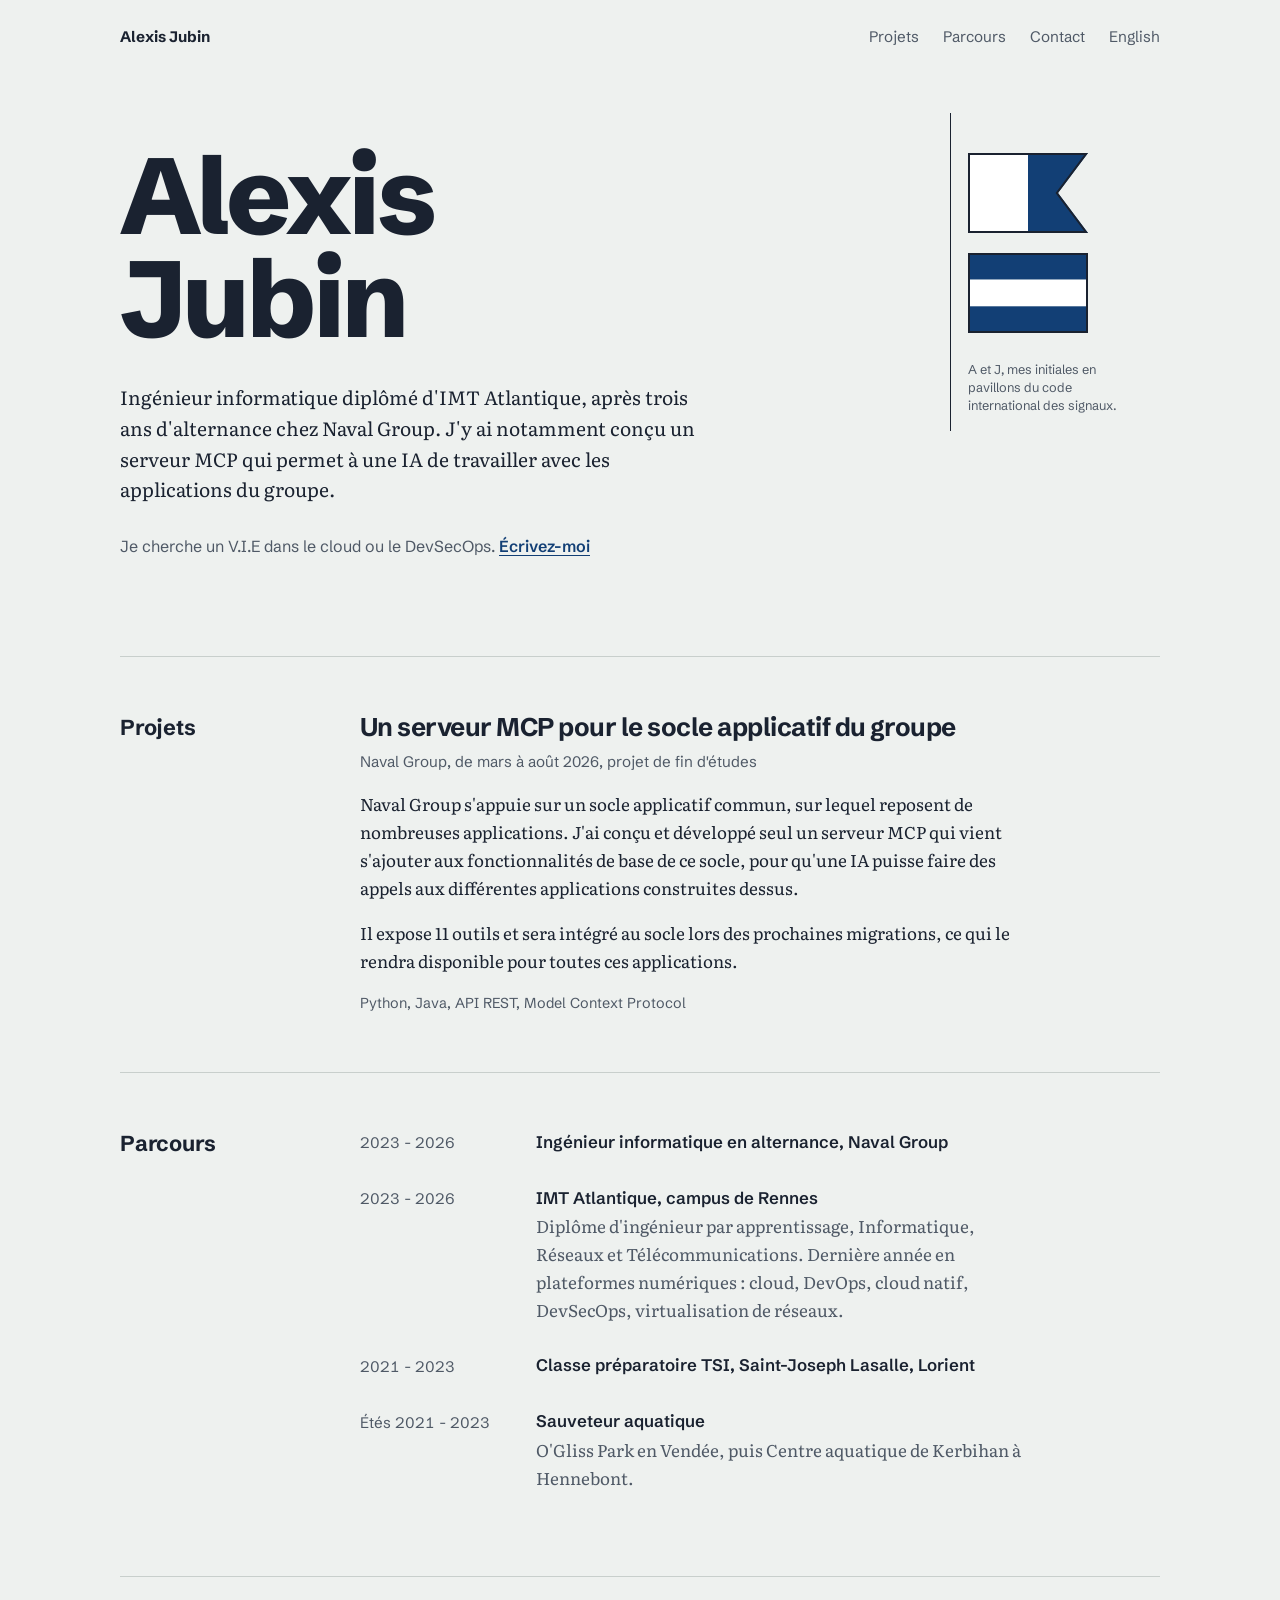
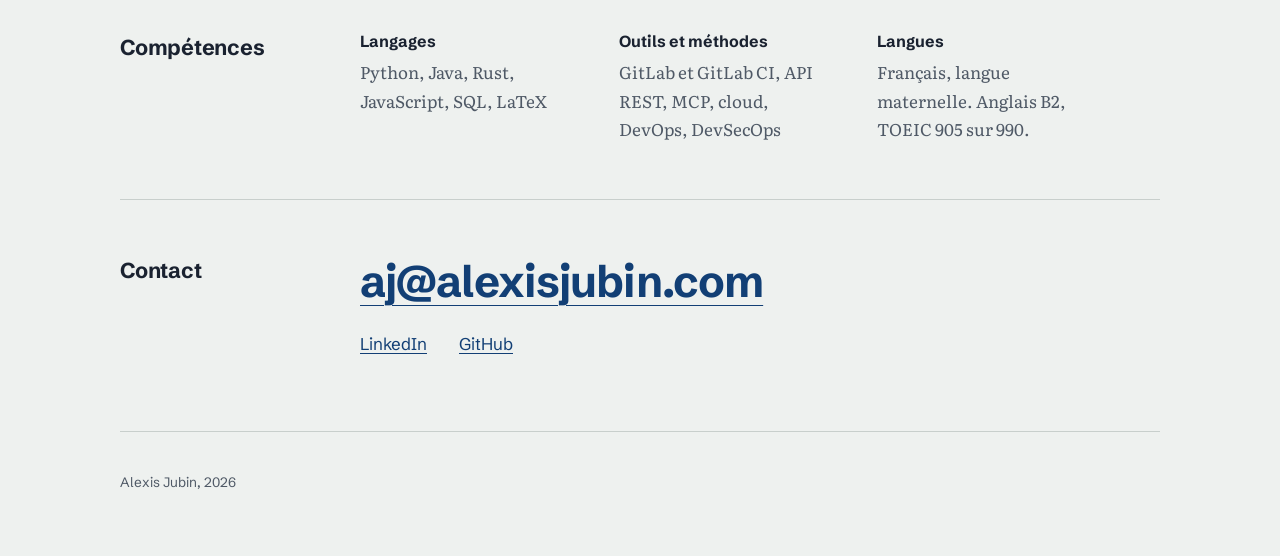
<file: index.html>
<!doctype html>
<html lang="fr">
<head>
  <meta charset="utf-8">
  <meta name="viewport" content="width=device-width, initial-scale=1">
  <title>Alexis Jubin, ingénieur informatique</title>
  <meta name="description" content="Alexis Jubin, ingénieur informatique diplômé d'IMT Atlantique. Trois ans d'alternance chez Naval Group, cloud et DevSecOps.">
  <link rel="alternate" hreflang="en" href="https://alexisjubin.com/en/">
  <link rel="alternate" hreflang="fr" href="https://alexisjubin.com/">
  <link rel="icon" href="/favicon.svg" type="image/svg+xml">
  <link rel="preload" href="/polices/schibsted-grotesk.woff2" as="font" type="font/woff2" crossorigin>
  <link rel="stylesheet" href="/style.css">
</head>
<body>
  <div class="page">

    <header class="haut">
      <a class="nom-court" href="/">Alexis Jubin</a>
      <nav aria-label="Navigation principale">
        <a class="optionnel" href="#projets">Projets</a>
        <a class="optionnel" href="#parcours">Parcours</a>
        <a href="#contact">Contact</a>
        <a href="/en/" hreflang="en" lang="en">English</a>
      </nav>
    </header>

    <main>
      <section class="ouverture">
        <div>
          <h1>Alexis<br>Jubin</h1>
          <p class="presentation">Ingénieur informatique diplômé d'IMT Atlantique, après trois ans d'alternance chez Naval Group. J'y ai notamment conçu un serveur MCP qui permet à une IA de travailler avec les applications du groupe.</p>
          <p class="statut">Je cherche un V.I.E dans le cloud ou le DevSecOps. <a href="#contact">Écrivez-moi</a></p>
        </div>
        <figure class="drisse">
          <svg viewBox="0 0 60 40" role="img" aria-label="Pavillon Alfa">
            <rect x="0" y="0" width="30" height="40" fill="#ffffff"/>
            <polygon points="30,0 60,0 45,20 60,40 30,40" fill="#123f75"/>
            <polygon points="0.5,0.5 59,0.5 44.4,20 59,39.5 0.5,39.5" fill="none" stroke="#1a2230" stroke-width="1"/>
          </svg>
          <svg viewBox="0 0 60 40" role="img" aria-label="Pavillon Juliett">
            <rect x="0" y="0" width="60" height="13.34" fill="#123f75"/>
            <rect x="0" y="13.33" width="60" height="13.34" fill="#ffffff"/>
            <rect x="0" y="26.66" width="60" height="13.34" fill="#123f75"/>
            <rect x="0.5" y="0.5" width="59" height="39" fill="none" stroke="#1a2230" stroke-width="1"/>
          </svg>
          <figcaption>A et J, mes initiales en pavillons du code international des signaux.</figcaption>
        </figure>
      </section>

      <section class="section" id="projets" aria-labelledby="titre-projets">
        <h2 id="titre-projets">Projets</h2>
        <div>
          <article class="projet">
            <h3>Un serveur MCP pour le socle applicatif du groupe</h3>
            <p class="contexte">Naval Group, de mars à août 2026, projet de fin d'études</p>
            <p>Naval Group s'appuie sur un socle applicatif commun, sur lequel reposent de nombreuses applications. J'ai conçu et développé seul un serveur MCP qui vient s'ajouter aux fonctionnalités de base de ce socle, pour qu'une IA puisse faire des appels aux différentes applications construites dessus.</p>
            <p>Il expose 11 outils et sera intégré au socle lors des prochaines migrations, ce qui le rendra disponible pour toutes ces applications.</p>
            <p class="outils">Python, Java, API REST, Model Context Protocol</p>
          </article>
        </div>
      </section>

      <section class="section" id="parcours" aria-labelledby="titre-parcours">
        <h2 id="titre-parcours">Parcours</h2>
        <dl class="etapes">
          <div class="etape">
            <dt>2023 - 2026</dt>
            <dd><strong>Ingénieur informatique en alternance, Naval Group</strong></dd>
          </div>
          <div class="etape">
            <dt>2023 - 2026</dt>
            <dd><strong>IMT Atlantique, campus de Rennes</strong><span>Diplôme d'ingénieur par apprentissage, Informatique, Réseaux et Télécommunications. Dernière année en plateformes numériques : cloud, DevOps, cloud natif, DevSecOps, virtualisation de réseaux.</span></dd>
          </div>
          <div class="etape">
            <dt>2021 - 2023</dt>
            <dd><strong>Classe préparatoire TSI, Saint-Joseph Lasalle, Lorient</strong></dd>
          </div>
          <div class="etape">
            <dt>Étés 2021 - 2023</dt>
            <dd><strong>Sauveteur aquatique</strong><span>O'Gliss Park en Vendée, puis Centre aquatique de Kerbihan à Hennebont.</span></dd>
          </div>
        </dl>
      </section>

      <section class="section" id="competences" aria-labelledby="titre-competences">
        <h2 id="titre-competences">Compétences</h2>
        <div class="competences">
          <div>
            <h3>Langages</h3>
            <p>Python, Java, Rust, JavaScript, SQL, LaTeX</p>
          </div>
          <div>
            <h3>Outils et méthodes</h3>
            <p>GitLab et GitLab CI, API REST, MCP, cloud, DevOps, DevSecOps</p>
          </div>
          <div>
            <h3>Langues</h3>
            <p>Français, langue maternelle. Anglais B2, TOEIC 905 sur 990.</p>
          </div>
        </div>
      </section>

      <section class="section contact" id="contact" aria-labelledby="titre-contact">
        <h2 id="titre-contact">Contact</h2>
        <div>
          <a class="adresse" href="mailto:aj@alexisjubin.com">aj@alexisjubin.com</a>
          <p class="autres">
            <a href="https://www.linkedin.com/in/alexis-jubin">LinkedIn</a>
            <a href="https://github.com/alexisjubin">GitHub</a>
          </p>
        </div>
      </section>
    </main>

    <footer class="bas">
      <p>Alexis Jubin, 2026</p>
    </footer>

  </div>
</body>
</html>
</file>
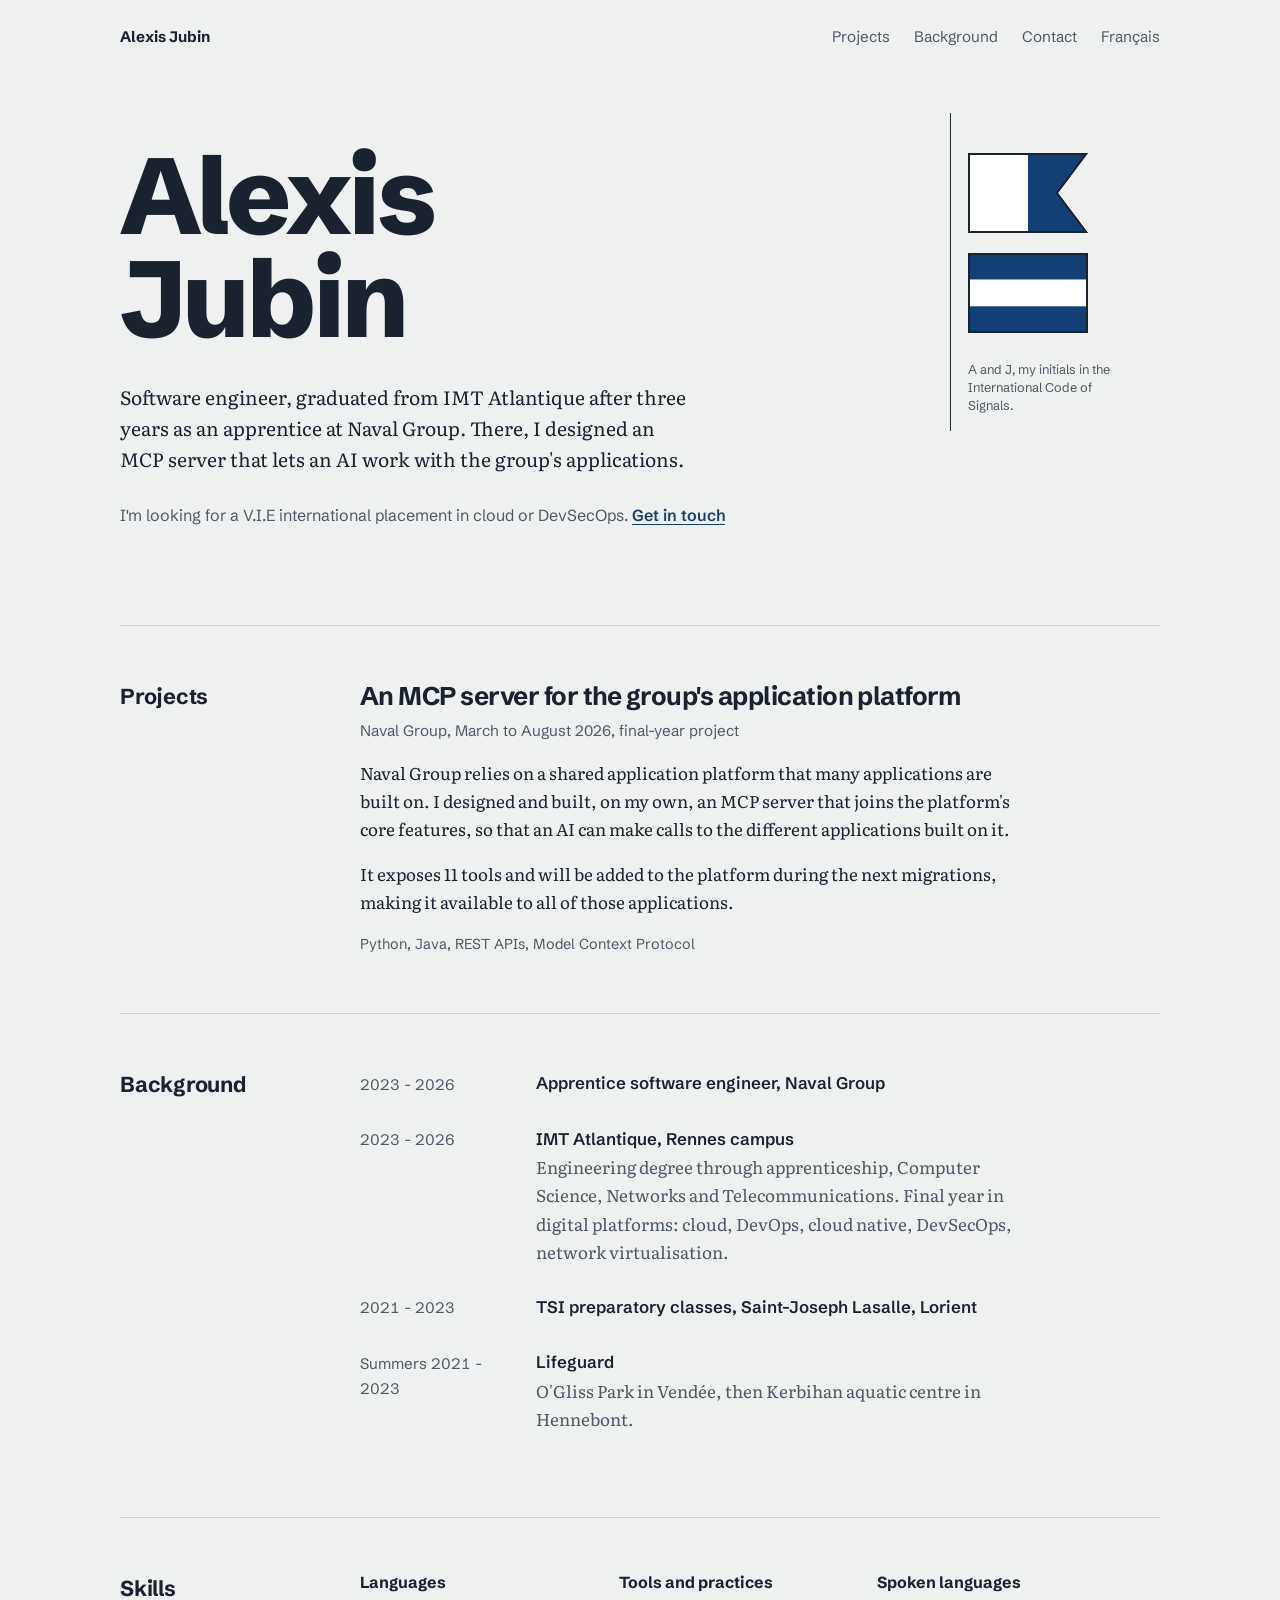
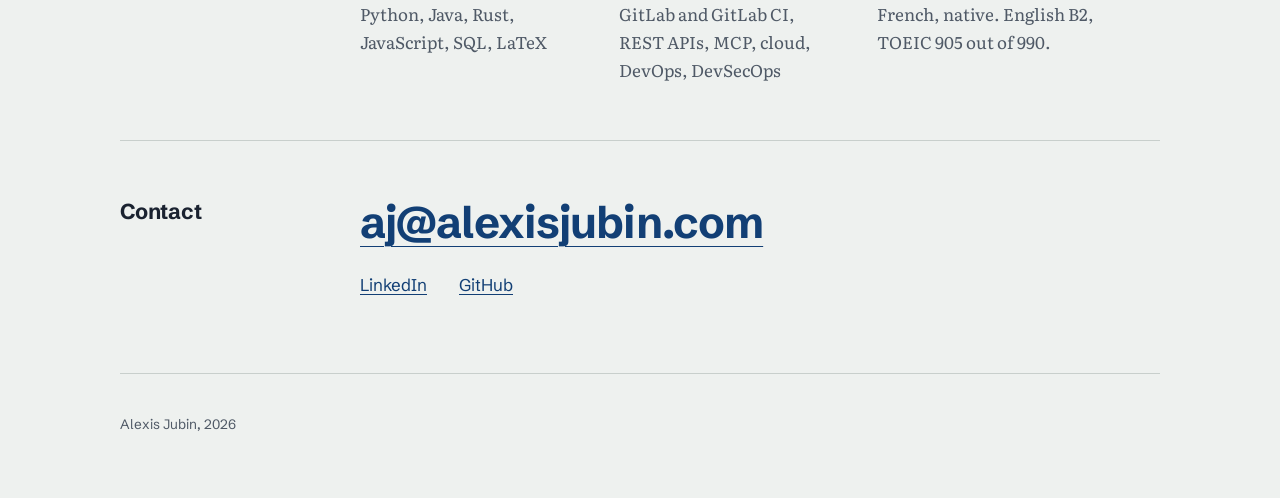
<file: en/index.html>
<!doctype html>
<html lang="en">
<head>
  <meta charset="utf-8">
  <meta name="viewport" content="width=device-width, initial-scale=1">
  <title>Alexis Jubin, software engineer</title>
  <meta name="description" content="Alexis Jubin, software engineer from IMT Atlantique. Three years as an apprentice engineer at Naval Group, cloud and DevSecOps.">
  <link rel="alternate" hreflang="fr" href="https://alexisjubin.com/">
  <link rel="alternate" hreflang="en" href="https://alexisjubin.com/en/">
  <link rel="icon" href="/favicon.svg" type="image/svg+xml">
  <link rel="preload" href="/polices/schibsted-grotesk.woff2" as="font" type="font/woff2" crossorigin>
  <link rel="stylesheet" href="/style.css">
</head>
<body>
  <div class="page">

    <header class="haut">
      <a class="nom-court" href="/en/">Alexis Jubin</a>
      <nav aria-label="Main navigation">
        <a class="optionnel" href="#projects">Projects</a>
        <a class="optionnel" href="#background">Background</a>
        <a href="#contact">Contact</a>
        <a href="/" hreflang="fr" lang="fr">Français</a>
      </nav>
    </header>

    <main>
      <section class="ouverture">
        <div>
          <h1>Alexis<br>Jubin</h1>
          <p class="presentation">Software engineer, graduated from IMT Atlantique after three years as an apprentice at Naval Group. There, I designed an MCP server that lets an AI work with the group's applications.</p>
          <p class="statut">I'm looking for a V.I.E international placement in cloud or DevSecOps. <a href="#contact">Get in touch</a></p>
        </div>
        <figure class="drisse">
          <svg viewBox="0 0 60 40" role="img" aria-label="Alfa flag">
            <rect x="0" y="0" width="30" height="40" fill="#ffffff"/>
            <polygon points="30,0 60,0 45,20 60,40 30,40" fill="#123f75"/>
            <polygon points="0.5,0.5 59,0.5 44.4,20 59,39.5 0.5,39.5" fill="none" stroke="#1a2230" stroke-width="1"/>
          </svg>
          <svg viewBox="0 0 60 40" role="img" aria-label="Juliett flag">
            <rect x="0" y="0" width="60" height="13.34" fill="#123f75"/>
            <rect x="0" y="13.33" width="60" height="13.34" fill="#ffffff"/>
            <rect x="0" y="26.66" width="60" height="13.34" fill="#123f75"/>
            <rect x="0.5" y="0.5" width="59" height="39" fill="none" stroke="#1a2230" stroke-width="1"/>
          </svg>
          <figcaption>A and J, my initials in the International Code of Signals.</figcaption>
        </figure>
      </section>

      <section class="section" id="projects" aria-labelledby="title-projects">
        <h2 id="title-projects">Projects</h2>
        <div>
          <article class="projet">
            <h3>An MCP server for the group's application platform</h3>
            <p class="contexte">Naval Group, March to August 2026, final-year project</p>
            <p>Naval Group relies on a shared application platform that many applications are built on. I designed and built, on my own, an MCP server that joins the platform's core features, so that an AI can make calls to the different applications built on it.</p>
            <p>It exposes 11 tools and will be added to the platform during the next migrations, making it available to all of those applications.</p>
            <p class="outils">Python, Java, REST APIs, Model Context Protocol</p>
          </article>
        </div>
      </section>

      <section class="section" id="background" aria-labelledby="title-background">
        <h2 id="title-background">Background</h2>
        <dl class="etapes">
          <div class="etape">
            <dt>2023 - 2026</dt>
            <dd><strong>Apprentice software engineer, Naval Group</strong></dd>
          </div>
          <div class="etape">
            <dt>2023 - 2026</dt>
            <dd><strong>IMT Atlantique, Rennes campus</strong><span>Engineering degree through apprenticeship, Computer Science, Networks and Telecommunications. Final year in digital platforms: cloud, DevOps, cloud native, DevSecOps, network virtualisation.</span></dd>
          </div>
          <div class="etape">
            <dt>2021 - 2023</dt>
            <dd><strong>TSI preparatory classes, Saint-Joseph Lasalle, Lorient</strong></dd>
          </div>
          <div class="etape">
            <dt>Summers 2021 - 2023</dt>
            <dd><strong>Lifeguard</strong><span>O'Gliss Park in Vendée, then Kerbihan aquatic centre in Hennebont.</span></dd>
          </div>
        </dl>
      </section>

      <section class="section" id="skills" aria-labelledby="title-skills">
        <h2 id="title-skills">Skills</h2>
        <div class="competences">
          <div>
            <h3>Languages</h3>
            <p>Python, Java, Rust, JavaScript, SQL, LaTeX</p>
          </div>
          <div>
            <h3>Tools and practices</h3>
            <p>GitLab and GitLab CI, REST APIs, MCP, cloud, DevOps, DevSecOps</p>
          </div>
          <div>
            <h3>Spoken languages</h3>
            <p>French, native. English B2, TOEIC 905 out of 990.</p>
          </div>
        </div>
      </section>

      <section class="section contact" id="contact" aria-labelledby="title-contact">
        <h2 id="title-contact">Contact</h2>
        <div>
          <a class="adresse" href="mailto:aj@alexisjubin.com">aj@alexisjubin.com</a>
          <p class="autres">
            <a href="https://www.linkedin.com/in/alexis-jubin">LinkedIn</a>
            <a href="https://github.com/alexisjubin">GitHub</a>
          </p>
        </div>
      </section>
    </main>

    <footer class="bas">
      <p>Alexis Jubin, 2026</p>
    </footer>

  </div>
</body>
</html>
</file>
<file: style.css>
@font-face {
  font-family: "Literata";
  src: url("/polices/literata.woff2") format("woff2");
  font-weight: 200 900;
  font-style: normal;
  font-display: swap;
}

@font-face {
  font-family: "Schibsted Grotesk";
  src: url("/polices/schibsted-grotesk.woff2") format("woff2");
  font-weight: 400 900;
  font-style: normal;
  font-display: swap;
}

:root {
  --brume: #eef1ef;
  --papier: #f7f8f6;
  --encre: #1a2230;
  --gris: #4f5966;
  --filet: #c8cfcc;
  --pavillon: #123f75;
  --pavillon-clair: #dfe7ef;

  --titre: "Schibsted Grotesk", "Helvetica Neue", sans-serif;
  --texte: "Literata", Georgia, serif;

  --mesure: 36rem;
}

*,
*::before,
*::after {
  box-sizing: border-box;
}

html {
  -webkit-text-size-adjust: 100%;
}

body {
  margin: 0;
  background: var(--brume);
  color: var(--encre);
  font-family: var(--texte);
  font-size: 1.0625rem;
  line-height: 1.65;
  font-optical-sizing: auto;
}

a {
  color: var(--pavillon);
  text-decoration-thickness: 1px;
  text-underline-offset: 0.18em;
}

a:hover {
  text-decoration-thickness: 2px;
}

:focus-visible {
  outline: 2px solid var(--pavillon);
  outline-offset: 3px;
}

h1,
h2,
h3 {
  font-family: var(--titre);
  font-weight: 700;
  line-height: 1.1;
  margin: 0;
}

p {
  margin: 0 0 1em;
}

.page {
  max-width: 68rem;
  margin: 0 auto;
  padding: 0 1.5rem;
}

/* En-tête */

.haut {
  display: flex;
  justify-content: space-between;
  align-items: baseline;
  padding: 1.5rem 0;
  font-family: var(--titre);
  font-size: 0.95rem;
}

.haut .nom-court {
  font-weight: 700;
  color: var(--encre);
  text-decoration: none;
}

.haut nav {
  display: flex;
  gap: 1.5rem;
}

.haut nav a {
  color: var(--gris);
  text-decoration: none;
}

.haut nav a:hover {
  color: var(--encre);
}

/* Ouverture */

.ouverture {
  display: grid;
  grid-template-columns: minmax(0, 1fr) auto;
  gap: 3rem;
  align-items: start;
  padding: 4.5rem 0 5rem;
}

.ouverture h1 {
  font-size: clamp(3rem, 9vw, 6.75rem);
  letter-spacing: -0.035em;
  line-height: 0.95;
  font-weight: 800;
}

.ouverture .presentation {
  max-width: var(--mesure);
  margin-top: 2rem;
  font-size: 1.2rem;
  line-height: 1.6;
}

.ouverture .statut {
  margin-top: 1.75rem;
  font-family: var(--titre);
  font-size: 1rem;
  color: var(--gris);
}

.ouverture .statut a {
  font-weight: 600;
}

.drisse {
  position: relative;
  padding-left: 1.5rem;
  margin-top: 0.5rem;
}

.drisse::before {
  content: "";
  position: absolute;
  left: 0.35rem;
  top: -2.5rem;
  bottom: -1rem;
  width: 1px;
  background: var(--encre);
}

.drisse svg {
  display: block;
  width: 7.5rem;
  height: auto;
}

.drisse svg + svg {
  margin-top: 1.25rem;
}

.drisse figcaption {
  margin-top: 1.75rem;
  max-width: 9.5rem;
  font-family: var(--titre);
  font-size: 0.8rem;
  line-height: 1.4;
  color: var(--gris);
}

/* Sections */

.section {
  display: grid;
  grid-template-columns: 13rem minmax(0, 1fr);
  gap: 2rem;
  padding: 3.5rem 0;
  border-top: 1px solid var(--filet);
}

.section > h2 {
  font-size: 1.35rem;
  letter-spacing: -0.01em;
  padding-top: 0.2rem;
}

/* Projets */

.projet {
  max-width: 42rem;
}

.projet + .projet {
  margin-top: 3rem;
}

.projet h3 {
  font-size: 1.6rem;
  letter-spacing: -0.02em;
}

.projet .contexte {
  margin: 0.5rem 0 1rem;
  font-family: var(--titre);
  font-size: 0.95rem;
  color: var(--gris);
}

.projet .outils {
  font-family: var(--titre);
  font-size: 0.9rem;
  color: var(--gris);
  margin: 0;
}

.projet.principal {
  background: var(--papier);
  margin-left: -1.75rem;
  padding: 1.75rem;
  border-radius: 3px;
  max-width: calc(42rem + 3.5rem);
}

.projet.principal h3 {
  font-size: 2rem;
}

.chiffres {
  display: flex;
  flex-wrap: wrap;
  gap: 0.5rem 2.25rem;
  margin: 0 0 1.25rem;
  padding: 0;
  list-style: none;
  font-family: var(--titre);
  font-size: 0.95rem;
}

.chiffres strong {
  font-size: 1.15rem;
  color: var(--pavillon);
}

/* Parcours */

.etapes {
  margin: 0;
  max-width: 42rem;
}

.etape {
  display: grid;
  grid-template-columns: 9.5rem minmax(0, 1fr);
  gap: 1.5rem;
  padding: 0 0 1.75rem;
}

.etape dt {
  font-family: var(--titre);
  font-size: 0.95rem;
  color: var(--gris);
  font-variant-numeric: tabular-nums;
  padding-top: 0.1rem;
}

.etape dd {
  margin: 0;
}

.etape dd strong {
  font-family: var(--titre);
  font-weight: 600;
  font-size: 1.05rem;
  display: block;
}

.etape dd span {
  color: var(--gris);
}

/* Compétences */

.competences {
  display: grid;
  grid-template-columns: repeat(auto-fit, minmax(13rem, 1fr));
  gap: 2rem 2.5rem;
  max-width: 46rem;
}

.competences h3 {
  font-size: 1rem;
  margin-bottom: 0.5rem;
}

.competences p {
  margin: 0;
  color: var(--gris);
}

/* Contact */

.contact .adresse {
  display: inline-block;
  font-family: var(--titre);
  font-weight: 700;
  font-size: clamp(1.6rem, 4.5vw, 2.75rem);
  letter-spacing: -0.02em;
  line-height: 1.15;
  word-break: break-word;
}

.contact .autres {
  margin-top: 1.5rem;
  display: flex;
  flex-wrap: wrap;
  gap: 0.75rem 2rem;
  font-family: var(--titre);
}

/* Pied */

.bas {
  padding: 2.5rem 0 3rem;
  border-top: 1px solid var(--filet);
  font-family: var(--titre);
  font-size: 0.85rem;
  color: var(--gris);
}

/* Petits écrans */

@media (max-width: 760px) {
  .ouverture {
    grid-template-columns: minmax(0, 1fr);
    gap: 2.5rem;
    padding: 2.5rem 0 3.5rem;
  }

  .drisse {
    order: -1;
    display: flex;
    align-items: center;
    gap: 1rem;
    padding-left: 0;
    margin-top: 0;
  }

  .drisse::before {
    display: none;
  }

  .drisse svg {
    width: 4.5rem;
  }

  .drisse svg + svg {
    margin-top: 0;
  }

  .drisse figcaption {
    margin-top: 0;
    max-width: none;
  }

  .section {
    grid-template-columns: minmax(0, 1fr);
    gap: 1.5rem;
    padding: 2.75rem 0;
  }

  .projet.principal {
    margin-left: -1rem;
    margin-right: -1rem;
    padding: 1.25rem 1rem;
  }

  .etape {
    grid-template-columns: 1fr;
    gap: 0.15rem;
  }

  .haut nav {
    gap: 1rem;
  }

  .haut nav .optionnel {
    display: none;
  }
}
</file>
